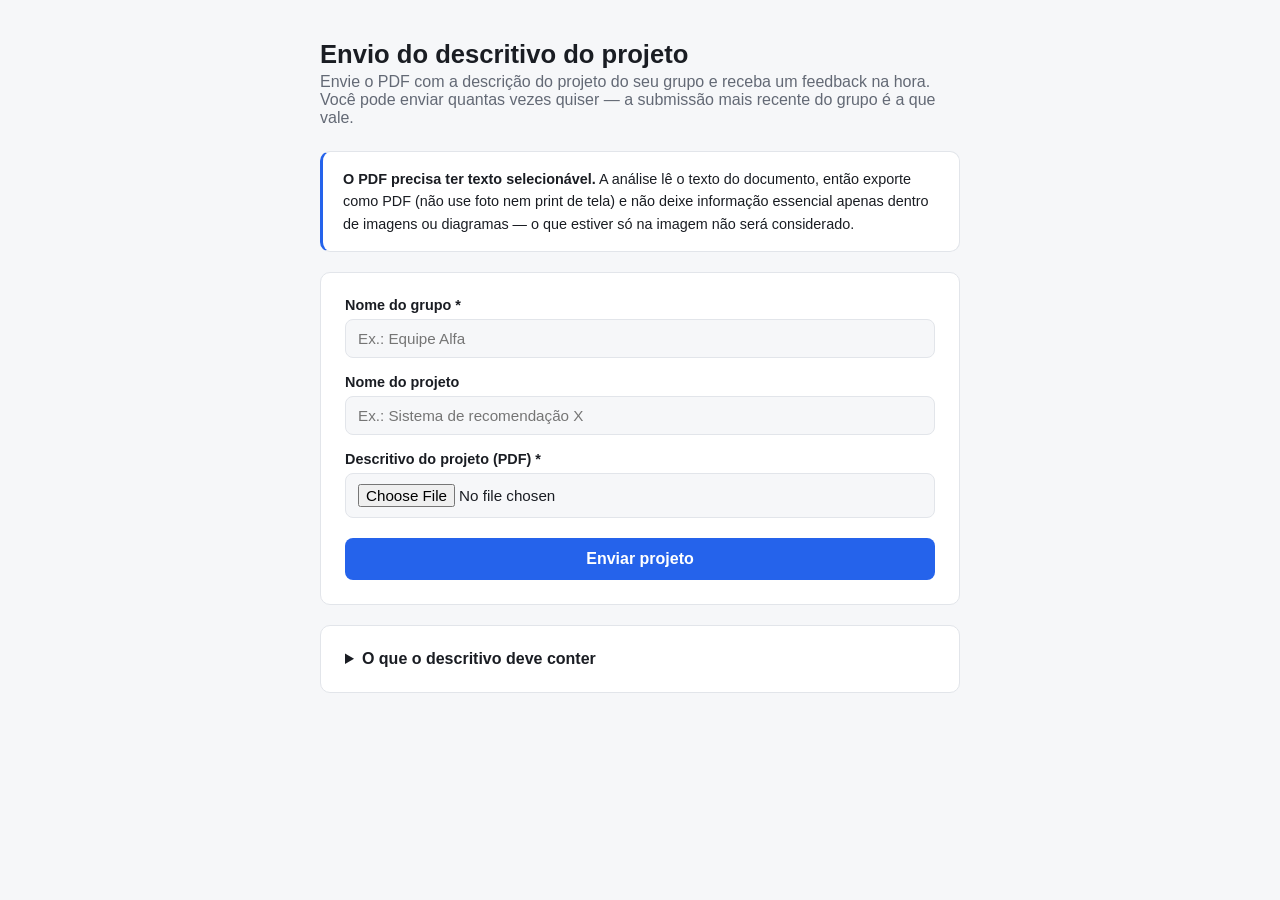
<file: index.html>
<!DOCTYPE html>
<html lang="pt-BR">
<head>
  <meta charset="UTF-8" />
  <meta name="viewport" content="width=device-width, initial-scale=1.0" />
  <title>Envio de Projeto — Hackathon</title>
  <link rel="stylesheet" href="style.css?v=6" />
</head>
<body>
  <div class="container">
    <header class="page-header">
      <h1>Envio do descritivo do projeto</h1>
      <p>Envie o PDF com a descrição do projeto do seu grupo e receba um feedback na hora. Você pode enviar quantas vezes quiser — a submissão mais recente do grupo é a que vale.</p>
    </header>

    <div class="card aviso">
      <p><strong>O PDF precisa ter texto selecionável.</strong> A análise lê o texto do
      documento, então exporte como PDF (não use foto nem print de tela) e não deixe
      informação essencial apenas dentro de imagens ou diagramas — o que estiver só na
      imagem não será considerado.</p>
    </div>

    <div class="card">
      <form id="form-submissao">
        <label for="grupo">Nome do grupo *</label>
        <input type="text" id="grupo" name="grupo" required maxlength="120" placeholder="Ex.: Equipe Alfa" />

        <label for="projeto">Nome do projeto</label>
        <input type="text" id="projeto" name="projeto" maxlength="120" placeholder="Ex.: Sistema de recomendação X" />

        <label for="arquivo">Descritivo do projeto (PDF) *</label>
        <input type="file" id="arquivo" name="arquivo" accept="application/pdf" required />

        <button type="submit" id="btn-enviar">Enviar projeto</button>
      </form>

      <div id="status" class="status-msg"></div>
    </div>

    <div id="feedback" class="card feedback-card" style="display:none">
      <h2>Feedback do seu projeto</h2>
      <p class="muted">Análise qualitativa para ajudar seu grupo a evoluir o projeto. Não há notas nem posição no ranking aqui.</p>
      <div id="feedback-conteudo"></div>
    </div>

    <div class="card">
      <details>
        <summary>O que o descritivo deve conter</summary>
        <p class="muted">Use o template entregue pela organização ou escreva no seu formato,
        desde que cubra estes pontos. Duas a quatro páginas bastam.</p>
        <ol class="checklist">
          <li><strong>Identificação</strong> — grupo, projeto e integrantes</li>
          <li><strong>O problema</strong> — qual é a dor, quem é afetado, em que momento
          aparece, e como é resolvido hoje</li>
          <li><strong>Métrica de sucesso</strong> — um indicador objetivo, de preferência
          no formato "de X para Y"</li>
          <li><strong>A solução</strong> — o que faz, quais fontes usa e como as combina,
          o que o usuário recebe, se antecipa algo e com que frequência roda</li>
          <li><strong>Por que é diferente</strong> — e em relação a quê: ao mercado ou ao
          que já existe no BTG</li>
          <li><strong>Alcance</strong> — quem usaria hoje e quem mais poderia usar depois</li>
          <li><strong>O que foi construído no evento</strong> — o que funciona de fato, com
          quais dados, e o que ainda é simulado</li>
          <li><strong>Viabilidade e próximos passos</strong> — dados necessários,
          integrações, restrições de segurança e privacidade, e o caminho até um piloto</li>
          <li><strong>Limitações conhecidas</strong> — o que ainda não resolve</li>
        </ol>
      </details>
    </div>
  </div>

  <script src="config.js?v=6"></script>
  <script src="submit.js?v=6"></script>
</body>
</html>
</file>
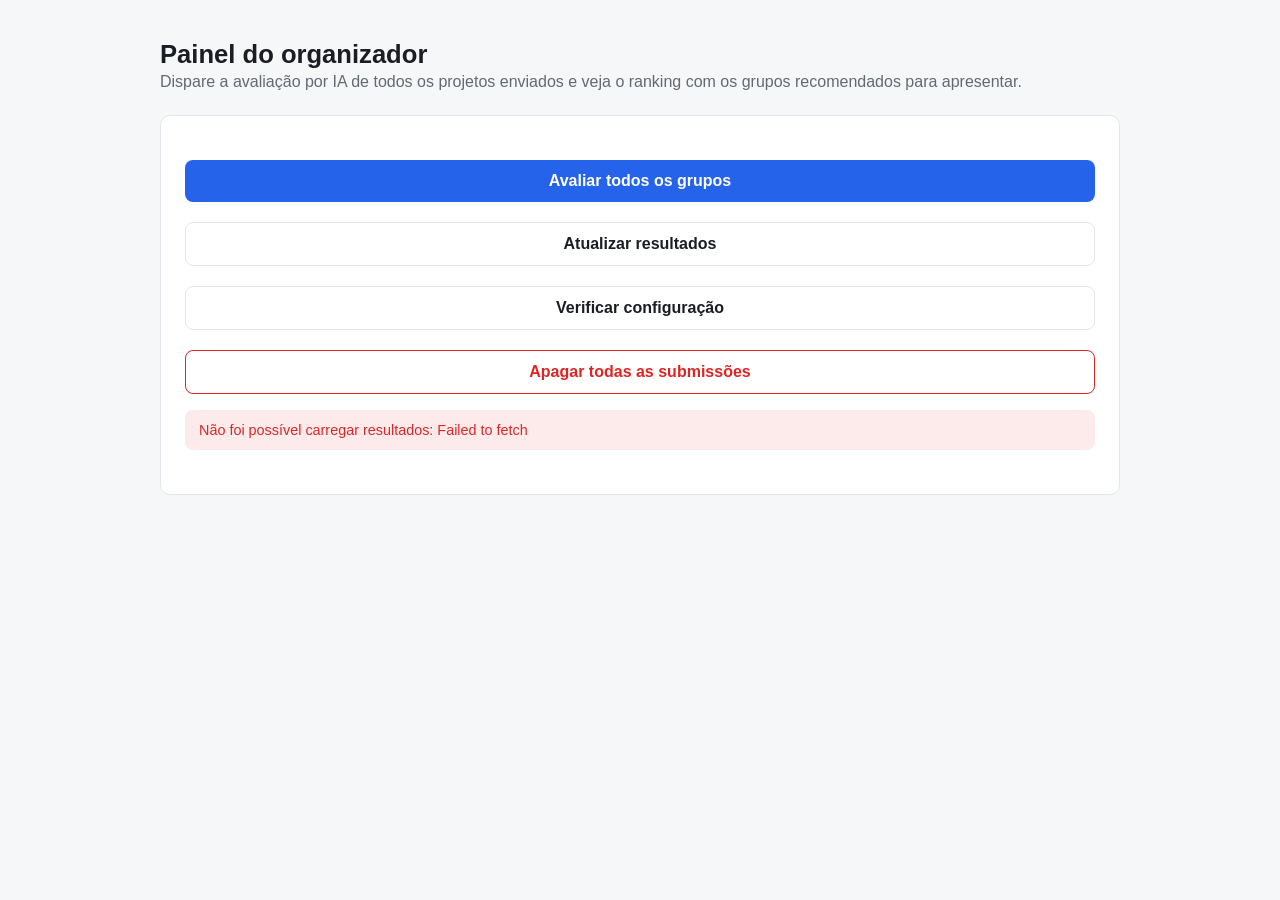
<file: admin.html>
<!DOCTYPE html>
<html lang="pt-BR">
<head>
  <meta charset="UTF-8" />
  <meta name="viewport" content="width=device-width, initial-scale=1.0" />
  <meta name="robots" content="noindex, nofollow" />
  <title>Painel do Organizador — Hackathon</title>
  <link rel="stylesheet" href="style.css?v=6" />
</head>
<body>
  <div class="container wide">
    <header class="page-header">
      <h1>Painel do organizador</h1>
      <p>Dispare a avaliação por IA de todos os projetos enviados e veja o ranking com os grupos recomendados para apresentar.</p>
    </header>

    <div class="card">
      <button id="btn-avaliar">Avaliar todos os grupos</button>
      <button id="btn-atualizar" class="secondary">Atualizar resultados</button>
      <button id="btn-diagnostico" class="secondary">Verificar configuração</button>
      <button id="btn-reset" class="danger">Apagar todas as submissões</button>
      <div id="status" class="status-msg"></div>

      <div class="table-wrap">
        <table id="tabela-resultados" style="display:none">
          <thead>
            <tr>
              <th>#</th>
              <th>Grupo</th>
              <th>Projeto</th>
              <th>Status</th>
              <th>Nota individual</th>
              <th>Nota final</th>
              <th>Justificativa individual</th>
              <th>Comentário da recalibração</th>
            </tr>
          </thead>
          <tbody id="corpo-tabela"></tbody>
        </table>
      </div>
      <p id="msg-vazio" class="muted" style="display:none">Nenhum resultado ainda. Envie projetos e clique em "Avaliar todos os grupos".</p>
    </div>
  </div>

  <script src="config.js?v=6"></script>
  <script src="admin.js?v=6"></script>
</body>
</html>
</file>
<file: style.css>
:root {
  --bg: #0f1115;
  --surface: #171a21;
  --border: #2a2e38;
  --text: #eaecef;
  --text-muted: #9aa1ac;
  --accent: #4f8cff;
  --accent-hover: #6ba0ff;
  --success: #34c77b;
  --danger: #ef5a5a;
  --radius: 10px;
}

@media (prefers-color-scheme: light) {
  :root {
    --bg: #f6f7f9;
    --surface: #ffffff;
    --border: #e2e5ea;
    --text: #1a1d23;
    --text-muted: #636975;
    --accent: #2563eb;
    --accent-hover: #1d4ed8;
    --success: #16a34a;
    --danger: #dc2626;
  }
}

* { box-sizing: border-box; }

body {
  margin: 0;
  min-height: 100vh;
  background: var(--bg);
  color: var(--text);
  font-family: -apple-system, "Segoe UI", Roboto, Helvetica, Arial, sans-serif;
  display: flex;
  justify-content: center;
  padding: 40px 16px;
}

.container {
  width: 100%;
  max-width: 640px;
}

.container.wide {
  max-width: 960px;
}

header.page-header {
  margin-bottom: 24px;
}

header.page-header h1 {
  font-size: 1.6rem;
  margin: 0 0 4px;
}

header.page-header p {
  color: var(--text-muted);
  margin: 0;
}

.card {
  background: var(--surface);
  border: 1px solid var(--border);
  border-radius: var(--radius);
  padding: 24px;
}

label {
  display: block;
  font-weight: 600;
  font-size: 0.9rem;
  margin: 16px 0 6px;
}

label:first-of-type { margin-top: 0; }

input[type="text"],
input[type="file"] {
  width: 100%;
  padding: 10px 12px;
  border: 1px solid var(--border);
  border-radius: 8px;
  background: var(--bg);
  color: var(--text);
  font-size: 0.95rem;
}

input:focus { outline: 2px solid var(--accent); outline-offset: 1px; }

button {
  margin-top: 20px;
  width: 100%;
  padding: 12px 16px;
  border: none;
  border-radius: 8px;
  background: var(--accent);
  color: #fff;
  font-size: 1rem;
  font-weight: 600;
  cursor: pointer;
  transition: background 0.15s ease;
}

button:hover:not(:disabled) { background: var(--accent-hover); }
button:disabled { opacity: 0.6; cursor: not-allowed; }

button.secondary {
  background: transparent;
  border: 1px solid var(--border);
  color: var(--text);
}

button.danger {
  background: transparent;
  border: 1px solid var(--danger);
  color: var(--danger);
}

button.danger:hover:not(:disabled) {
  background: var(--danger);
  color: #fff;
}

.status-msg {
  margin-top: 16px;
  padding: 12px 14px;
  border-radius: 8px;
  font-size: 0.9rem;
  display: none;
}

.status-msg.visible { display: block; }
.status-msg.info { background: rgba(79, 140, 255, 0.12); color: var(--accent); }
.status-msg.success { background: rgba(52, 199, 123, 0.12); color: var(--success); }
.status-msg.error { background: rgba(239, 90, 90, 0.12); color: var(--danger); }

.card.aviso {
  margin-bottom: 20px;
  border-left: 3px solid var(--accent);
  padding: 16px 20px;
}

.card.aviso p {
  margin: 0;
  font-size: 0.9rem;
  line-height: 1.55;
}

details {
  font-size: 0.9rem;
}

details summary {
  cursor: pointer;
  font-weight: 600;
  font-size: 1rem;
}

details summary:hover { color: var(--accent); }

.checklist {
  margin: 12px 0 0;
  padding-left: 22px;
  line-height: 1.6;
}

.checklist li { margin-bottom: 8px; }

.card + .card { margin-top: 20px; }

.feedback-card {
  margin-top: 20px;
}

.feedback-card h2 {
  font-size: 1.15rem;
  margin: 0 0 4px;
}

.feedback-card h3 {
  font-size: 0.95rem;
  margin: 20px 0 6px;
  color: var(--accent);
}

.feedback-card ul {
  margin: 0;
  padding-left: 20px;
}

.feedback-card li {
  margin-bottom: 6px;
  line-height: 1.5;
}

.feedback-resumo {
  margin: 16px 0 0;
  line-height: 1.55;
}

.table-wrap {
  overflow-x: auto;
  margin-top: 20px;
}

table {
  width: 100%;
  border-collapse: collapse;
  font-size: 0.9rem;
}

th, td {
  text-align: left;
  padding: 10px 12px;
  border-bottom: 1px solid var(--border);
  vertical-align: top;
}

th { color: var(--text-muted); font-weight: 600; }

tr.selecionado { background: rgba(52, 199, 123, 0.08); }
tr.erro { background: rgba(239, 90, 90, 0.08); }

.badge {
  display: inline-block;
  padding: 2px 8px;
  border-radius: 999px;
  font-size: 0.75rem;
  font-weight: 600;
}

.badge.ok { background: rgba(52, 199, 123, 0.15); color: var(--success); }
.badge.erro { background: rgba(239, 90, 90, 0.15); color: var(--danger); }
.badge.pendente { background: rgba(154, 161, 172, 0.15); color: var(--text-muted); }

.spinner {
  display: inline-block;
  width: 14px;
  height: 14px;
  border: 2px solid rgba(255,255,255,0.4);
  border-top-color: #fff;
  border-radius: 50%;
  animation: spin 0.7s linear infinite;
  margin-right: 8px;
  vertical-align: -2px;
}

@keyframes spin { to { transform: rotate(360deg); } }

.muted { color: var(--text-muted); font-size: 0.85rem; }
</file>
